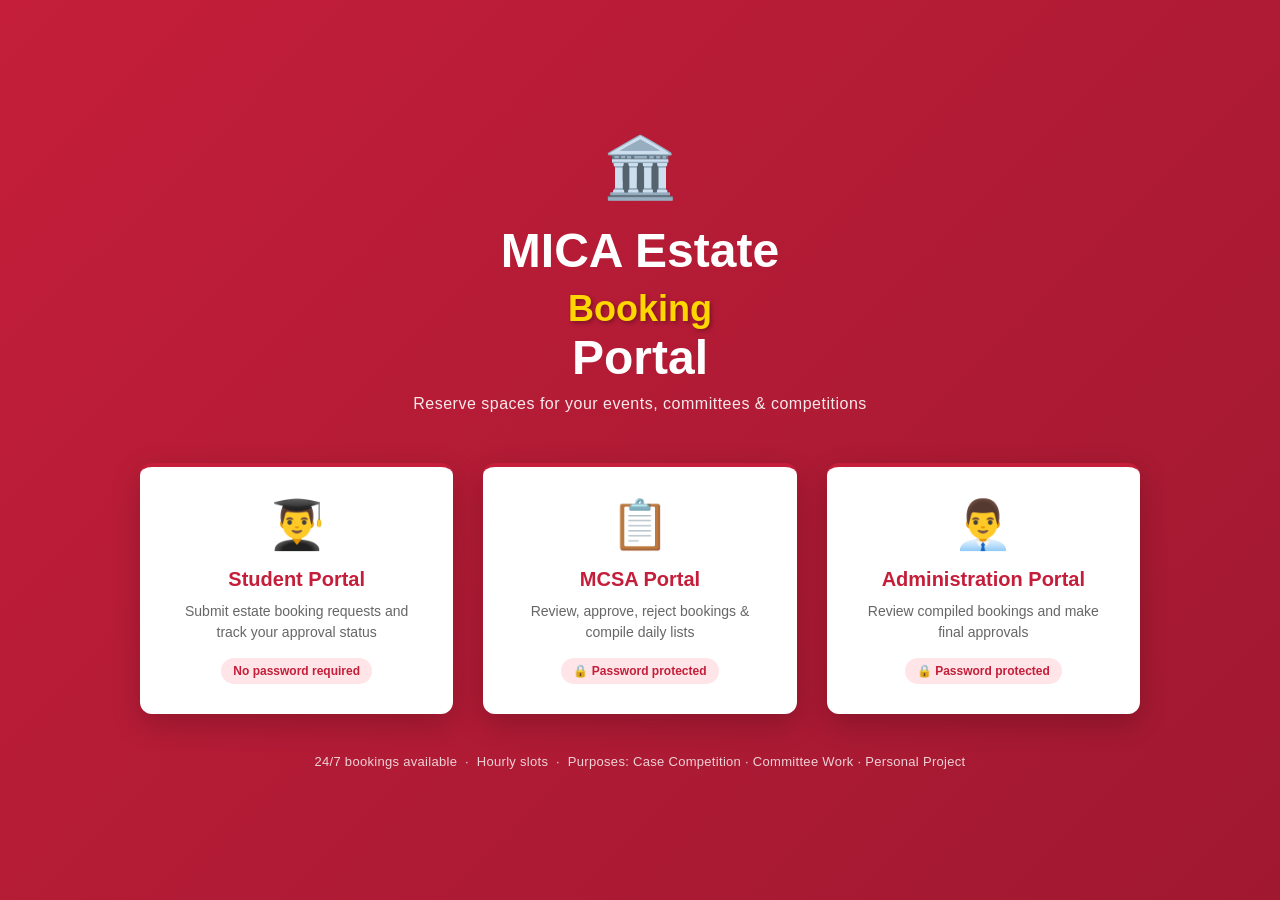
<file: index.html>
<!DOCTYPE html>
<html lang="en">
<head>
  <meta charset="UTF-8">
  <meta name="viewport" content="width=device-width, initial-scale=1.0">
  <title>Estate Booking Portal · MICA, Ahmedabad</title>
  <link rel="stylesheet" href="style.css">
</head>
<body>

<div class="landing">
  <div class="landing-emblem">🏛️</div>
  <h1>MICA Estate <span>Booking</span> Portal</h1>
  <p class="landing-sub">Reserve spaces for your events, committees &amp; competitions</p>

  <div class="portal-cards">
    <a href="student.html" class="portal-card">
      <div class="portal-icon">👨‍🎓</div>
      <div class="portal-title">Student Portal</div>
      <div class="portal-desc">Submit estate booking requests and track your approval status</div>
      <div class="portal-access">No password required</div>
    </a>

    <a href="mcsa.html" class="portal-card">
      <div class="portal-icon">📋</div>
      <div class="portal-title">MCSA Portal</div>
      <div class="portal-desc">Review, approve, reject bookings & compile daily lists</div>
      <div class="portal-access">🔒 Password protected</div>
    </a>

    <a href="administration.html" class="portal-card">
      <div class="portal-icon">👨‍💼</div>
      <div class="portal-title">Administration Portal</div>
      <div class="portal-desc">Review compiled bookings and make final approvals</div>
      <div class="portal-access">🔒 Password protected</div>
    </a>
  </div>

  <div class="landing-footer">
    24/7 bookings available &nbsp;·&nbsp; Hourly slots &nbsp;·&nbsp;
    Purposes: Case Competition · Committee Work · Personal Project
  </div>
</div>

</body>
</html>
</file>
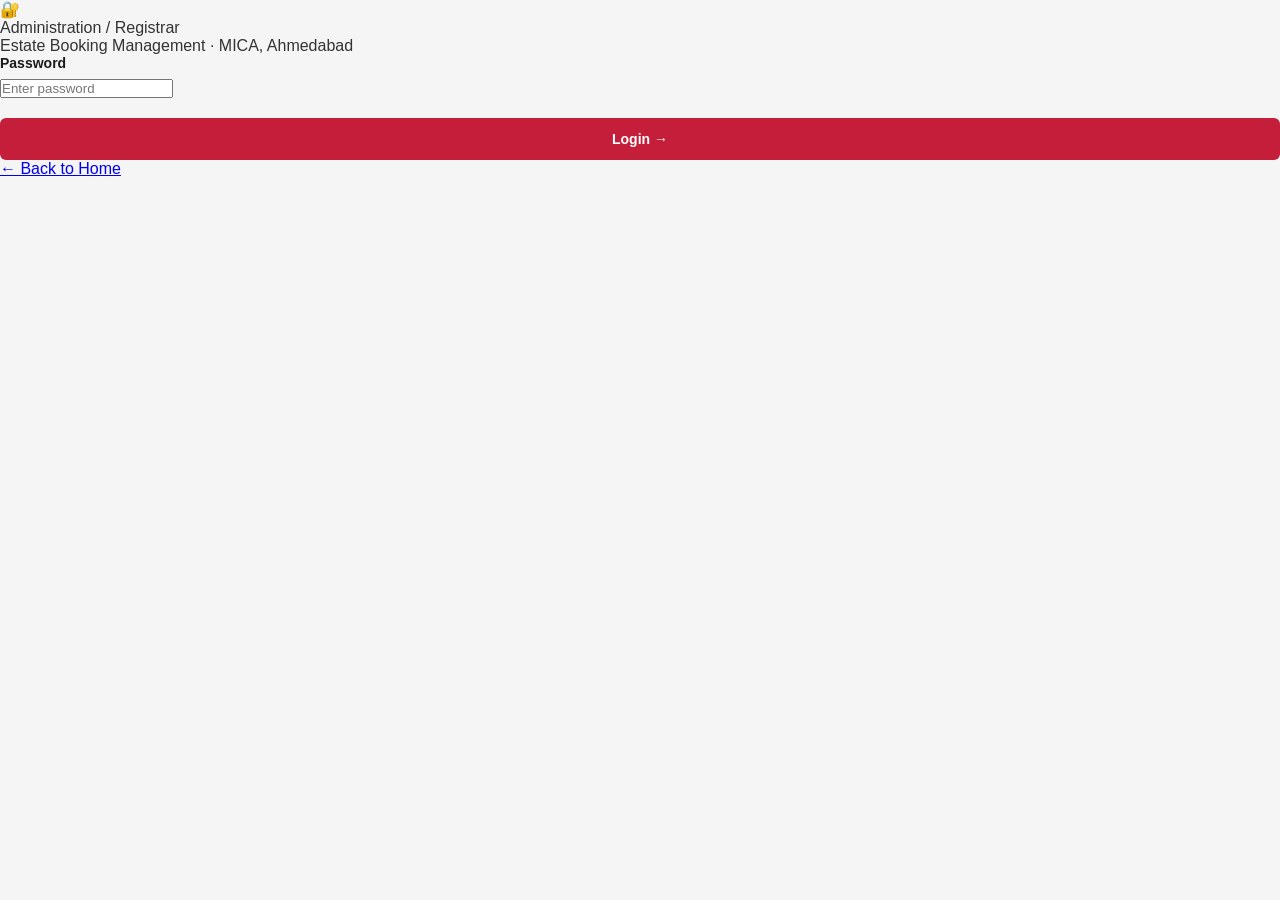
<file: admin.html>
<!DOCTYPE html>
<html lang="en">
<head>
  <meta charset="UTF-8">
  <meta name="viewport" content="width=device-width, initial-scale=1.0">
  <title>Administration/Registrar · Estate Booking</title>
  <link rel="stylesheet" href="style.css">
</head>
<body>

<!-- ─── Admin Login ──────────────────────────────────────────────────────── -->
<div id="adminLoginScreen">
  <div class="auth-wrap">
    <div class="auth-box">
      <div class="auth-logo">🔐</div>
      <div class="auth-title">Administration / Registrar</div>
      <div class="auth-sub">Estate Booking Management · MICA, Ahmedabad</div>

      <div id="adminLoginAlert"></div>

      <div class="form-group">
        <label>Password</label>
        <input class="form-control" id="adminPwd" type="password" placeholder="Enter password"
          onkeydown="if(event.key==='Enter') adminLogin()">
      </div>

      <button class="btn btn-primary" style="width:100%;padding:.8rem" onclick="adminLogin()">
        Login →
      </button>

      <div class="auth-back"><a href="index.html">← Back to Home</a></div>
    </div>
  </div>
</div>

<!-- ─── Admin Dashboard ──────────────────────────────────────────────────── -->
<div id="adminDash" style="display:none">

  <nav class="navbar">
    <div>
      <div class="navbar-brand">🏛️ Estate Booking Portal</div>
      <div class="navbar-sub">MICA, Ahmedabad · Administration / Registrar</div>
    </div>
    <div class="navbar-right">
      <span class="navbar-user">Registrar</span>
      <button class="btn btn-ghost btn-sm" onclick="adminLogout()">Logout</button>
    </div>
  </nav>

  <div class="container">

    <div id="dashAlert"></div>

    <!-- Stats -->
    <div class="stats-grid" id="stats"></div>

    <!-- Tabs -->
    <div class="tabs">
      <div class="tab active" onclick="switchAdminTab('aPending',this)">⏳ Pending Requests</div>
      <div class="tab" onclick="switchAdminTab('aAll',this)">📋 All Bookings</div>
      <div class="tab" onclick="switchAdminTab('aSchedule',this)">📅 Daily Schedule</div>
    </div>

    <!-- ── Pending ──────────────────────────────────────────────────────── -->
    <div id="aPending" class="tab-pane active">
      <div class="section-hdr">
        <h2>Pending Requests</h2>
        <button class="btn btn-outline btn-sm" onclick="loadPending();loadStats()">🔄 Refresh</button>
      </div>
      <div id="pendingList"></div>
    </div>

    <!-- ── All Bookings ─────────────────────────────────────────────────── -->
    <div id="aAll" class="tab-pane">
      <div class="filter-row" style="margin-bottom:1rem">
        <select class="form-control" id="filterStatus" style="width:auto" onchange="loadAll()">
          <option value="">All Statuses</option>
          <option value="pending">Pending</option>
          <option value="approved">Approved</option>
          <option value="modified">Modified</option>
          <option value="rejected">Rejected</option>
        </select>
        <select class="form-control" id="filterEstate" style="width:auto" onchange="loadAll()"></select>
        <input class="form-control" id="filterDate" type="date" style="width:auto" onchange="loadAll()">
        <button class="btn btn-outline btn-sm" onclick="clearFilters()">Clear Filters</button>
      </div>
      <div id="allList"></div>
    </div>

    <!-- ── Schedule ─────────────────────────────────────────────────────── -->
    <div id="aSchedule" class="tab-pane">
      <div class="filter-row" style="margin-bottom:1rem">
        <input class="form-control" id="scheduleDate" type="date" style="width:auto">
        <button class="btn btn-primary btn-sm" onclick="loadSchedule()">View Schedule</button>
      </div>
      <div id="scheduleList"></div>
    </div>

  </div>
</div>

<!-- ─── Review / Modify Modal ────────────────────────────────────────────── -->
<div class="modal-overlay" id="modalOverlay" onclick="if(event.target===this) closeModal()">
  <div class="modal">
    <div class="modal-title" id="modalTitle">Review Booking Request</div>

    <!-- Booking info summary -->
    <div id="modalInfo"></div>

    <!-- Conflict warning (shown if applicable) -->
    <div id="conflictWarn" style="display:none"></div>

    <!-- Modify fields (shown when Modify is toggled) -->
    <div id="modifyFields" style="display:none">
      <div style="background:#eff6ff;border:1px solid #bfdbfe;border-radius:8px;padding:.85rem 1rem;margin-bottom:1rem;font-size:.82rem;color:#1d4ed8">
        ✏️ You can reassign the estate and/or change the booking time below. The student will see these changes.
      </div>
      <div class="form-group">
        <label>Reassign to Estate</label>
        <select class="form-control" id="modalEstate"></select>
      </div>
      <div style="display:grid;grid-template-columns:1fr 1fr 1fr;gap:1rem">
        <div class="form-group">
          <label>New Start Time</label>
          <select class="form-control" id="modalStart"></select>
        </div>
        <div class="form-group">
          <label>Ends On</label>
          <select class="form-control" id="modalEndDay">
            <option value="0">Same Day</option>
            <option value="1">Next Day</option>
          </select>
        </div>
        <div class="form-group">
          <label>New End Time</label>
          <select class="form-control" id="modalEnd"></select>
        </div>
      </div>
    </div>

    <div class="form-group">
      <label>Admin Note <span style="color:var(--gray);font-weight:400">(visible to student)</span></label>
      <textarea class="form-control" id="adminNote" rows="2"
        placeholder="Reason for decision, reassignment note, or any message to the student..."></textarea>
    </div>

    <div class="modal-actions">
      <button class="btn btn-outline" onclick="closeModal()">Cancel</button>
      <button class="btn btn-danger" onclick="processAction('reject')">❌ Reject</button>
      <button class="btn btn-warning" id="modifyBtn" onclick="toggleModify()">✏️ Modify</button>
      <button class="btn btn-success" onclick="processAction('approve')">✅ Approve</button>
    </div>
  </div>
</div>

<script src="app.js"></script>
<script>
  document.addEventListener('DOMContentLoaded', initAdminPage);
</script>
</body>
</html>
</file>
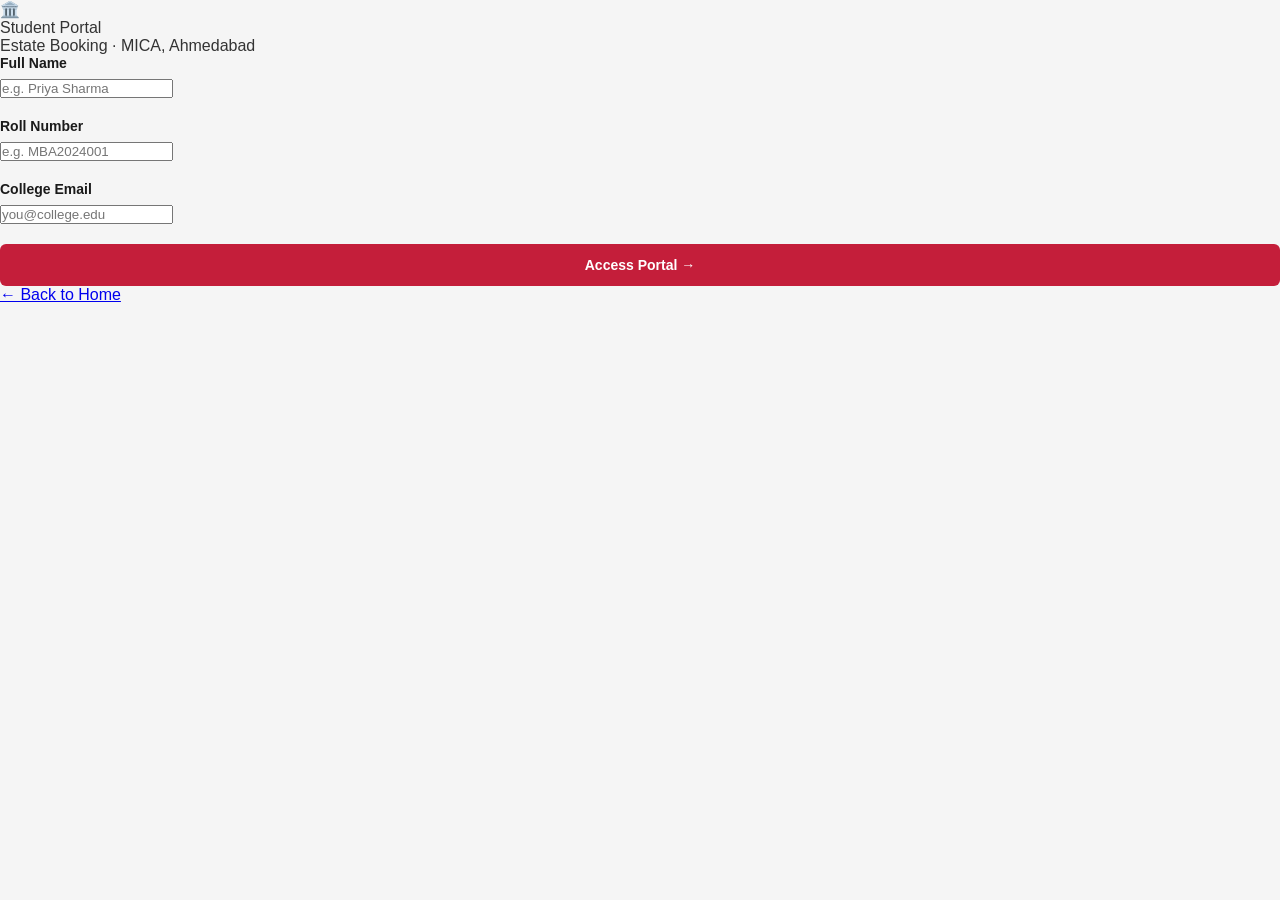
<file: student.html>
<!DOCTYPE html>
<html lang="en">
<head>
  <meta charset="UTF-8">
  <meta name="viewport" content="width=device-width, initial-scale=1.0">
  <title>Student Portal · Estate Booking</title>
  <link rel="stylesheet" href="style.css">
</head>
<body>

<!-- ─── Login Screen ──────────────────────────────────────────────────────── -->
<div id="loginScreen">
  <div class="auth-wrap">
    <div class="auth-box">
      <div class="auth-logo">🏛️</div>
      <div class="auth-title">Student Portal</div>
      <div class="auth-sub">Estate Booking · MICA, Ahmedabad</div>

      <div id="loginAlert"></div>

      <div class="form-group">
        <label>Full Name</label>
        <input class="form-control" id="sName" type="text" placeholder="e.g. Priya Sharma"
          onkeydown="if(event.key==='Enter') studentLogin()">
      </div>
      <div class="form-group">
        <label>Roll Number</label>
        <input class="form-control" id="sRoll" type="text" placeholder="e.g. MBA2024001"
          onkeydown="if(event.key==='Enter') studentLogin()">
      </div>
      <div class="form-group">
        <label>College Email</label>
        <input class="form-control" id="sEmail" type="email" placeholder="you@college.edu"
          onkeydown="if(event.key==='Enter') studentLogin()">
      </div>

      <button class="btn btn-primary" style="width:100%;padding:.8rem" onclick="studentLogin()">
        Access Portal →
      </button>

      <div class="auth-back"><a href="index.html">← Back to Home</a></div>
    </div>
  </div>
</div>

<!-- ─── Main App ──────────────────────────────────────────────────────────── -->
<div id="appScreen" style="display:none">

  <nav class="navbar">
    <div>
      <div class="navbar-brand">🏛️ Estate Booking Portal</div>
      <div class="navbar-sub">MICA, Ahmedabad · Student Dashboard</div>
    </div>
    <div class="navbar-right">
      <span class="navbar-user" id="greeting"></span>
      <button class="btn btn-ghost btn-sm" onclick="studentLogout()">Logout</button>
    </div>
  </nav>

  <div class="container">

    <div id="mainAlert"></div>

    <div class="tabs">
      <div class="tab active" onclick="switchTab('paneMyBookings', this)">📋 My Bookings</div>
      <div class="tab" onclick="switchTab('paneNewBooking', this)">+ New Request</div>
    </div>

    <!-- ── My Bookings ──────────────────────────────────────────────────── -->
    <div id="paneMyBookings" class="tab-pane active">

      <div class="section-hdr">
        <h2>My Booking Requests</h2>
        <button class="btn btn-outline btn-sm" onclick="loadMyBookings()">🔄 Refresh</button>
      </div>

      <div class="filter-row">
        <button class="btn btn-sm filter-btn active" onclick="setFilter('all',this)">All</button>
        <button class="btn btn-sm filter-btn" onclick="setFilter('pending',this)">⏳ Pending</button>
        <button class="btn btn-sm filter-btn" onclick="setFilter('approved',this)">✅ Approved</button>
        <button class="btn btn-sm filter-btn" onclick="setFilter('modified',this)">🔄 Modified</button>
        <button class="btn btn-sm filter-btn" onclick="setFilter('rejected',this)">❌ Rejected</button>
      </div>

      <!-- Legend -->
      <div style="display:flex;gap:1rem;flex-wrap:wrap;margin-bottom:1rem;font-size:.78rem;color:var(--gray)">
        <span style="display:flex;align-items:center;gap:.35rem"><span style="width:12px;height:12px;background:#f59e0b;border-radius:3px;display:inline-block"></span>Pending — awaiting admin review</span>
        <span style="display:flex;align-items:center;gap:.35rem"><span style="width:12px;height:12px;background:#10b981;border-radius:3px;display:inline-block"></span>Approved — booking confirmed</span>
        <span style="display:flex;align-items:center;gap:.35rem"><span style="width:12px;height:12px;background:#3b82f6;border-radius:3px;display:inline-block"></span>Modified — admin changed estate/time</span>
        <span style="display:flex;align-items:center;gap:.35rem"><span style="width:12px;height:12px;background:#ef4444;border-radius:3px;display:inline-block"></span>Rejected</span>
      </div>

      <div id="bookingsList"></div>
    </div>

    <!-- ── New Booking ──────────────────────────────────────────────────── -->
    <div id="paneNewBooking" class="tab-pane">
      <div class="card">
        <div class="card-title">Submit a New Booking Request</div>

        <div id="formAlert"></div>

        <div class="form-row">
          <div class="form-group">
            <label>Preferred Estate *</label>
            <select class="form-control" id="estateSelect"></select>
          </div>
          <div class="form-group">
            <label>Date *</label>
            <input class="form-control" id="bookingDate" type="date">
            <div class="form-hint">Bookings only available from today onwards</div>
          </div>
        </div>

        <div style="display:grid;grid-template-columns:1fr 1fr 1fr;gap:1rem">
          <div class="form-group">
            <label>Start Time *</label>
            <select class="form-control" id="startTime"></select>
          </div>
          <div class="form-group">
            <label>Ends On *</label>
            <select class="form-control" id="endDay">
              <option value="0">Same Day</option>
              <option value="1">Next Day (overnight)</option>
            </select>
          </div>
          <div class="form-group">
            <label>End Time *</label>
            <select class="form-control" id="endTime">
              <option value="">— Select start time first —</option>
            </select>
          </div>
        </div>

        <div class="form-group">
          <label>Purpose *</label>
          <div class="radio-group">
            <label class="radio-label">
              <input type="radio" name="purpose" value="Case Competition"> Case Competition
            </label>
            <label class="radio-label">
              <input type="radio" name="purpose" value="Committee Work"> Committee Work
            </label>
            <label class="radio-label">
              <input type="radio" name="purpose" value="Personal Project"> Personal Project
            </label>
          </div>
        </div>

        <div class="form-group">
          <label>Number of People Attending *</label>
          <input class="form-control" id="numPeople" type="number" min="1" max="500"
            placeholder="e.g. 25">
        </div>

        <div class="form-group">
          <label>Description / Notes <span style="color:var(--gray);font-weight:400">(optional)</span></label>
          <textarea class="form-control" id="description" rows="3"
            placeholder="Brief description of your event or any special requirements..."></textarea>
        </div>

        <div style="display:flex;gap:.75rem">
          <button class="btn btn-primary" onclick="submitBooking()">Submit Request</button>
          <button class="btn btn-outline" onclick="resetForm()">Clear</button>
        </div>
      </div>

      <!-- Info box -->
      <div class="card" style="background:#f0f6ff;border:1px solid #bfdbfe">
        <div class="card-title" style="color:#1d4ed8">ℹ️ How It Works</div>
        <ol style="padding-left:1.2rem;font-size:.85rem;line-height:2;color:#1e40af">
          <li>Fill in your preferred estate, date, time, and purpose.</li>
          <li>Submit your request — it will be marked <strong>Pending</strong>.</li>
          <li>The admin will review, then approve, reject, or modify (reassign estate/time) your request.</li>
          <li>Check back in <strong>My Bookings</strong> for your final allocation.</li>
        </ol>
        <div style="margin-top:.75rem;font-size:.78rem;color:#64748b">
          Available estates: Mani Iyer Auditorium · SH1–SH8 · CR1–CR4 · Discussion Room · FPM Board Room &nbsp;·&nbsp; Slots available 24/7, hourly
        </div>
      </div>
    </div>

  </div>
</div>

<script src="app.js"></script>
<script>
  document.addEventListener('DOMContentLoaded', initStudentPage);
</script>
</body>
</html>
</file>
<file: style.css>
/**
 * MICA Estate Bookings - Complete Stylesheet
 * Color Theme: MICA Ahmedabad Red (#C41E3A) & White
 */

* {
  margin: 0;
  padding: 0;
  box-sizing: border-box;
}

body {
  font-family: -apple-system, BlinkMacSystemFont, 'Segoe UI', Roboto, Oxygen, Ubuntu, Cantarell, sans-serif;
  background: #f5f5f5;
  color: #333;
}

/* ─── MICA Brand Colors ──────────────────────────────────────────────────── */

:root {
  --mica-red: #C41E3A;
  --mica-red-dark: #A01830;
  --mica-red-light: #E63946;
  --white: #FFFFFF;
  --text-dark: #1a1a1a;
  --text-light: #666;
  --border: #e0e0e0;
  --bg-light: #f9f9f9;
}

/* ─── Landing Page ───────────────────────────────────────────────────────── */

.landing {
  min-height: 100vh;
  background: linear-gradient(135deg, var(--mica-red) 0%, var(--mica-red-dark) 100%);
  display: flex;
  flex-direction: column;
  align-items: center;
  justify-content: center;
  padding: 40px 20px;
  text-align: center;
}

.landing-emblem {
  font-size: 60px;
  margin-bottom: 20px;
}

.landing h1 {
  font-size: 48px;
  color: white;
  margin-bottom: 10px;
  font-weight: 700;
}

.landing h1 span {
  display: block;
  color: #FFD700;
  font-size: 36px;
  margin-top: 10px;
  text-shadow: 2px 2px 4px rgba(0, 0, 0, 0.3);
}

.landing-sub {
  color: rgba(255, 255, 255, 0.9);
  font-size: 16px;
  margin-bottom: 50px;
  font-weight: 300;
  letter-spacing: 0.5px;
}

.portal-cards {
  display: grid;
  grid-template-columns: repeat(auto-fit, minmax(280px, 1fr));
  gap: 30px;
  width: 100%;
  max-width: 1000px;
  margin-bottom: 40px;
}

.portal-card {
  background: white;
  padding: 30px;
  border-radius: 12px;
  text-decoration: none;
  color: inherit;
  transition: all 0.3s;
  box-shadow: 0 10px 30px rgba(0, 0, 0, 0.2);
  border-top: 4px solid var(--mica-red);
  display: flex;
  flex-direction: column;
  align-items: center;
  text-align: center;
}

.portal-card:hover {
  transform: translateY(-8px);
  box-shadow: 0 15px 40px rgba(0, 0, 0, 0.3);
  border-top-color: var(--mica-red-light);
}

.portal-icon {
  font-size: 48px;
  margin-bottom: 15px;
}

.portal-title {
  font-size: 20px;
  font-weight: 700;
  color: var(--mica-red);
  margin-bottom: 10px;
}

.portal-desc {
  font-size: 14px;
  color: var(--text-light);
  margin-bottom: 15px;
  line-height: 1.5;
}

.portal-access {
  font-size: 12px;
  font-weight: 600;
  color: var(--mica-red);
  background: #ffe5e8;
  padding: 6px 12px;
  border-radius: 20px;
  margin-top: auto;
}

.landing-footer {
  color: rgba(255, 255, 255, 0.8);
  font-size: 13px;
  font-weight: 300;
  letter-spacing: 0.3px;
}

/* ─── Login Container ────────────────────────────────────────────────────── */

.login-container {
  display: flex;
  align-items: center;
  justify-content: center;
  min-height: 100vh;
  background: linear-gradient(135deg, var(--mica-red) 0%, var(--mica-red-dark) 100%);
}

.login-card {
  background: white;
  padding: 40px;
  border-radius: 12px;
  box-shadow: 0 20px 60px rgba(0, 0, 0, 0.3);
  width: 100%;
  max-width: 400px;
  border-top: 5px solid var(--mica-red);
}

.login-logo-mini {
  text-align: center;
  margin-bottom: 20px;
}

.login-logo-mini img {
  height: 40px;
  width: auto;
}

.login-icon {
  font-size: 48px;
  text-align: center;
  margin-bottom: 20px;
}

.login-card h1 {
  margin: 0 0 10px 0;
  font-size: 28px;
  color: var(--mica-red);
  text-align: center;
  font-weight: 700;
}

.login-card p {
  margin: 0 0 30px 0;
  color: var(--text-light);
  text-align: center;
  font-size: 14px;
}

.login-form {
  margin-bottom: 20px;
}

.login-form label {
  display: block;
  margin-bottom: 8px;
  font-weight: 600;
  color: var(--text-dark);
  font-size: 14px;
}

.login-form input {
  width: 100%;
  padding: 12px;
  border: 2px solid var(--border);
  border-radius: 6px;
  font-size: 14px;
  margin-bottom: 16px;
  transition: all 0.3s;
}

.login-form input:focus {
  outline: none;
  border-color: var(--mica-red);
  box-shadow: 0 0 0 3px rgba(196, 30, 58, 0.1);
}

.login-footer {
  text-align: center;
  margin-top: 20px;
}

.login-footer a {
  color: var(--mica-red);
  text-decoration: none;
  font-size: 14px;
  font-weight: 600;
}

.login-footer a:hover {
  text-decoration: underline;
}

/* ─── Header ─────────────────────────────────────────────────────────────── */

.header {
  background: white;
  border-bottom: 3px solid var(--mica-red);
  padding: 15px 30px;
  display: flex;
  justify-content: space-between;
  align-items: center;
  margin-bottom: 30px;
  box-shadow: 0 2px 8px rgba(0, 0, 0, 0.1);
}

.header-left {
  display: flex;
  flex-direction: column;
  gap: 5px;
}

.header-left h1 {
  margin: 0;
  font-size: 24px;
  color: var(--mica-red);
  font-weight: 700;
}

.header-left p {
  margin: 0;
  color: var(--text-light);
  font-size: 13px;
  font-weight: 300;
}

.header-right {
  display: flex;
  gap: 10px;
}

/* ─── Tabs ───────────────────────────────────────────────────────────────── */

.tabs {
  display: flex;
  gap: 10px;
  margin-bottom: 30px;
  border-bottom: 2px solid var(--border);
  overflow-x: auto;
}

.tab {
  padding: 12px 20px;
  background: none;
  border: none;
  cursor: pointer;
  font-size: 14px;
  font-weight: 600;
  color: var(--text-light);
  border-bottom: 3px solid transparent;
  transition: all 0.3s;
  white-space: nowrap;
}

.tab:hover {
  color: var(--mica-red);
}

.tab.active {
  color: var(--mica-red);
  border-bottom-color: var(--mica-red);
}

.tab-pane {
  display: none;
}

.tab-pane.active {
  display: block;
  animation: fadeIn 0.3s;
}

@keyframes fadeIn {
  from { opacity: 0; }
  to { opacity: 1; }
}

/* ─── Booking Cards ──────────────────────────────────────────────────────── */

.booking-card {
  background: white;
  border: 1px solid var(--border);
  border-radius: 8px;
  padding: 20px;
  margin-bottom: 15px;
  transition: all 0.3s;
}

.booking-card:hover {
  box-shadow: 0 4px 12px rgba(196, 30, 58, 0.1);
  border-left: 4px solid var(--mica-red);
}

.booking-card-pending {
  border-left: 4px solid #fbbf24;
}

.booking-card-review {
  border-left: 4px solid var(--mica-red);
}

.booking-card-finalized {
  opacity: 0.8;
  background: var(--bg-light);
}

.booking-header {
  display: flex;
  justify-content: space-between;
  align-items: center;
  margin-bottom: 15px;
  border-bottom: 2px solid #f0f0f0;
  padding-bottom: 10px;
}

.booking-header h3 {
  margin: 0;
  font-size: 18px;
  color: var(--mica-red);
  font-weight: 700;
}

.booking-header h4 {
  margin: 0;
  font-size: 16px;
  color: var(--text-dark);
}

.status-badge {
  display: inline-block;
  padding: 6px 14px;
  border-radius: 20px;
  font-size: 12px;
  font-weight: 700;
  white-space: nowrap;
}

.status-badge.pending { background: #fef3c7; color: #92400e; }
.status-badge.success { background: #d1fae5; color: #065f46; }
.status-badge.danger { background: #fee2e2; color: #991b1b; }
.status-badge.warning { background: #fef08a; color: #713f12; }
.status-badge.primary { background: #fff3cd; color: var(--mica-red); }

.booking-details {
  margin-bottom: 15px;
}

.detail-row {
  display: flex;
  gap: 15px;
  padding: 8px 0;
  font-size: 14px;
}

.detail-row .label {
  font-weight: 600;
  color: var(--text-light);
  min-width: 120px;
}

.detail-row .value {
  color: var(--text-dark);
  flex: 1;
}

.booking-actions {
  display: flex;
  gap: 10px;
  justify-content: flex-end;
}

/* ─── Compilation Cards ──────────────────────────────────────────────────── */

.compilation-card {
  background: white;
  border: 2px solid var(--mica-red);
  border-radius: 8px;
  padding: 20px;
  margin-bottom: 15px;
  transition: all 0.3s;
}

.compilation-card:hover {
  box-shadow: 0 8px 20px rgba(196, 30, 58, 0.15);
  transform: translateY(-2px);
}

.compilation-card-pending {
  border-left: 5px solid var(--mica-red);
}

.compilation-header {
  display: flex;
  justify-content: space-between;
  align-items: center;
  margin-bottom: 15px;
  border-bottom: 2px solid var(--mica-red);
  padding-bottom: 10px;
}

.compilation-header h3 {
  margin: 0;
  font-size: 16px;
  color: var(--mica-red);
  font-weight: 700;
}

.compilation-stats {
  display: grid;
  grid-template-columns: repeat(auto-fit, minmax(120px, 1fr));
  gap: 10px;
  margin-bottom: 15px;
}

.stat {
  background: linear-gradient(135deg, rgba(196, 30, 58, 0.05) 0%, rgba(196, 30, 58, 0.02) 100%);
  padding: 12px;
  border-radius: 6px;
  text-align: center;
  border-left: 3px solid var(--mica-red);
}

.stat-num {
  font-size: 24px;
  font-weight: 700;
  color: var(--mica-red);
  margin-bottom: 5px;
}

.stat-lbl {
  font-size: 12px;
  color: var(--text-light);
  font-weight: 600;
}

.compilation-meta {
  text-align: right;
  color: #999;
  font-size: 12px;
}

.compilation-action {
  text-align: right;
  margin-top: 15px;
}

/* ─── Modal ──────────────────────────────────────────────────────────────── */

.modal {
  display: none;
  position: fixed;
  top: 0;
  left: 0;
  right: 0;
  bottom: 0;
  background: rgba(0, 0, 0, 0.6);
  z-index: 1000;
  overflow-y: auto;
}

.modal.active {
  display: flex;
  align-items: center;
  justify-content: center;
}

.modal-content {
  background: white;
  border-radius: 8px;
  width: 90%;
  max-width: 600px;
  max-height: 90vh;
  overflow-y: auto;
  box-shadow: 0 20px 60px rgba(0, 0, 0, 0.3);
  border-top: 5px solid var(--mica-red);
}

.modal-large {
  max-width: 800px;
}

.modal-header {
  display: flex;
  justify-content: space-between;
  align-items: center;
  padding: 20px;
  border-bottom: 2px solid var(--mica-red);
  background: linear-gradient(135deg, rgba(196, 30, 58, 0.05) 0%, rgba(196, 30, 58, 0.02) 100%);
}

.modal-header h2 {
  margin: 0;
  font-size: 20px;
  color: var(--mica-red);
  font-weight: 700;
}

.modal-close {
  background: none;
  border: none;
  font-size: 28px;
  cursor: pointer;
  color: #999;
  padding: 0;
  width: 30px;
  height: 30px;
  display: flex;
  align-items: center;
  justify-content: center;
  transition: all 0.3s;
}

.modal-close:hover {
  color: var(--mica-red);
}

.modal-body {
  padding: 20px;
}

.modal-footer {
  padding: 20px;
  border-top: 2px solid var(--border);
  display: flex;
  gap: 10px;
  justify-content: flex-end;
  background: var(--bg-light);
}

/* ─── Form Groups ────────────────────────────────────────────────────────── */

.form-group {
  margin-bottom: 20px;
}

.form-group label {
  display: block;
  margin-bottom: 8px;
  font-weight: 600;
  color: var(--text-dark);
  font-size: 14px;
}

.form-group textarea {
  width: 100%;
  padding: 12px;
  border: 2px solid var(--border);
  border-radius: 6px;
  font-size: 14px;
  font-family: inherit;
  resize: vertical;
  min-height: 100px;
  transition: all 0.3s;
}

.form-group textarea:focus {
  outline: none;
  border-color: var(--mica-red);
  box-shadow: 0 0 0 3px rgba(196, 30, 58, 0.1);
}

.form-group small {
  display: block;
  margin-top: 5px;
  color: #999;
  font-size: 12px;
}

/* ─── Info Grid ──────────────────────────────────────────────────────────── */

.info-grid {
  display: grid;
  grid-template-columns: 1fr 1fr;
  gap: 15px;
  margin-bottom: 20px;
  background: linear-gradient(135deg, rgba(196, 30, 58, 0.05) 0%, rgba(196, 30, 58, 0.02) 100%);
  padding: 15px;
  border-radius: 6px;
  border-left: 4px solid var(--mica-red);
}

.info-grid > div {
  display: flex;
  flex-direction: column;
}

.info-lbl {
  font-weight: 600;
  color: var(--mica-red);
  font-size: 12px;
  margin-bottom: 5px;
}

.info-grid code {
  font-family: 'Courier New', monospace;
  background: white;
  padding: 4px 8px;
  border-radius: 4px;
  font-size: 13px;
  color: var(--mica-red);
  font-weight: 600;
}

/* ─── Buttons ────────────────────────────────────────────────────────────── */

.btn {
  padding: 10px 20px;
  border: none;
  border-radius: 6px;
  font-size: 14px;
  font-weight: 700;
  cursor: pointer;
  transition: all 0.3s;
  display: inline-flex;
  align-items: center;
  justify-content: center;
  gap: 8px;
}

.btn:hover {
  transform: translateY(-2px);
  box-shadow: 0 6px 16px rgba(196, 30, 58, 0.2);
}

.btn-primary {
  background: var(--mica-red);
  color: white;
}

.btn-primary:hover {
  background: var(--mica-red-dark);
}

.btn-success {
  background: #10b981;
  color: white;
}

.btn-success:hover {
  background: #059669;
}

.btn-danger {
  background: #ef4444;
  color: white;
}

.btn-danger:hover {
  background: #dc2626;
}

.btn-warning {
  background: #f59e0b;
  color: white;
}

.btn-warning:hover {
  background: #d97706;
}

.btn-outline {
  background: white;
  color: var(--mica-red);
  border: 2px solid var(--mica-red);
}

.btn-outline:hover {
  background: rgba(196, 30, 58, 0.05);
}

.btn-block {
  width: 100%;
}

.btn-sm {
  padding: 6px 12px;
  font-size: 12px;
}

/* ─── Filter Bar ─────────────────────────────────────────────────────────── */

.filter-bar {
  display: flex;
  gap: 10px;
  margin-bottom: 20px;
  flex-wrap: wrap;
  background: white;
  padding: 15px;
  border-radius: 8px;
  border-left: 4px solid var(--mica-red);
}

.filter-bar input,
.filter-bar select {
  padding: 10px 12px;
  border: 2px solid var(--border);
  border-radius: 6px;
  font-size: 14px;
  flex: 1;
  min-width: 150px;
  transition: all 0.3s;
}

.filter-bar input:focus,
.filter-bar select:focus {
  outline: none;
  border-color: var(--mica-red);
  box-shadow: 0 0 0 3px rgba(196, 30, 58, 0.1);
}

/* ─── Empty State ────────────────────────────────────────────────────────── */

.empty {
  text-align: center;
  padding: 60px 20px;
  color: #999;
  background: white;
  border-radius: 8px;
  border: 2px dashed var(--mica-red);
}

.empty-icon {
  font-size: 48px;
  margin-bottom: 15px;
}

.empty p {
  margin: 10px 0;
  font-size: 16px;
  font-weight: 600;
  color: var(--mica-red);
}

.empty span {
  font-size: 14px;
  color: var(--text-light);
}

/* ─── Stats Cards ────────────────────────────────────────────────────────── */

.stats-grid {
  display: grid;
  grid-template-columns: repeat(auto-fit, minmax(200px, 1fr));
  gap: 20px;
  margin-bottom: 30px;
}

.stat-card {
  background: white;
  border: 2px solid var(--mica-red);
  border-radius: 8px;
  padding: 20px;
  text-align: center;
  transition: all 0.3s;
  border-left: 5px solid var(--mica-red);
}

.stat-card:hover {
  transform: translateY(-4px);
  box-shadow: 0 8px 20px rgba(196, 30, 58, 0.15);
}

.stat-card .stat-num {
  font-size: 36px;
  font-weight: 700;
  margin-bottom: 10px;
  color: var(--mica-red);
}

.stat-card .stat-lbl {
  color: var(--text-light);
  font-size: 14px;
  font-weight: 600;
}

/* ─── Alerts ─────────────────────────────────────────────────────────────── */

.alert {
  padding: 12px 16px;
  border-radius: 6px;
  margin-bottom: 20px;
  font-size: 14px;
  border-left: 4px solid var(--mica-red);
}

.alert-success {
  background: #d1fae5;
  color: #065f46;
  border-left-color: #10b981;
}

.alert-error {
  background: #fee2e2;
  color: #991b1b;
  border-left-color: var(--mica-red);
}

.alert-warning {
  background: #fef3c7;
  color: #92400e;
  border-left-color: #fbbf24;
}

/* ─── Container ──────────────────────────────────────────────────────────── */

.container {
  max-width: 1200px;
  margin: 0 auto;
  padding: 0 20px;
}

/* ─── History Section ────────────────────────────────────────────────────── */

.history-section {
  margin-bottom: 30px;
}

.history-section h3 {
  margin: 20px 0 15px 0;
  font-size: 16px;
  color: var(--mica-red);
  border-top: 2px solid var(--mica-red);
  padding-top: 15px;
  font-weight: 700;
}

/* ─── Responsive ─────────────────────────────────────────────────────────── */

@media (max-width: 768px) {
  .header {
    flex-direction: column;
    text-align: center;
  }

  .header-left {
    flex-direction: column;
  }

  .header-right {
    margin-top: 15px;
    justify-content: center;
  }

  .info-grid {
    grid-template-columns: 1fr;
  }

  .compilation-stats {
    grid-template-columns: repeat(3, 1fr);
  }

  .modal-content {
    width: 95%;
    border-radius: 0;
  }

  .filter-bar {
    flex-direction: column;
  }

  .filter-bar input,
  .filter-bar select {
    min-width: auto;
  }

  .modal-footer {
    flex-direction: column;
  }

  .modal-footer .btn {
    width: 100%;
  }

  .tabs {
    flex-wrap: wrap;
  }

  .landing h1 {
    font-size: 36px;
  }

  .landing h1 span {
    font-size: 28px;
  }

  .portal-cards {
    grid-template-columns: 1fr;
    gap: 20px;
  }
}

/* ─── Print Styles ───────────────────────────────────────────────────────── */

@media print {
  .header,
  .tabs,
  .filter-bar,
  .booking-actions,
  .modal,
  .btn {
    display: none;
  }

  .booking-card {
    page-break-inside: avoid;
    box-shadow: none;
    border: 1px solid #ccc;
  }
}
</file>
